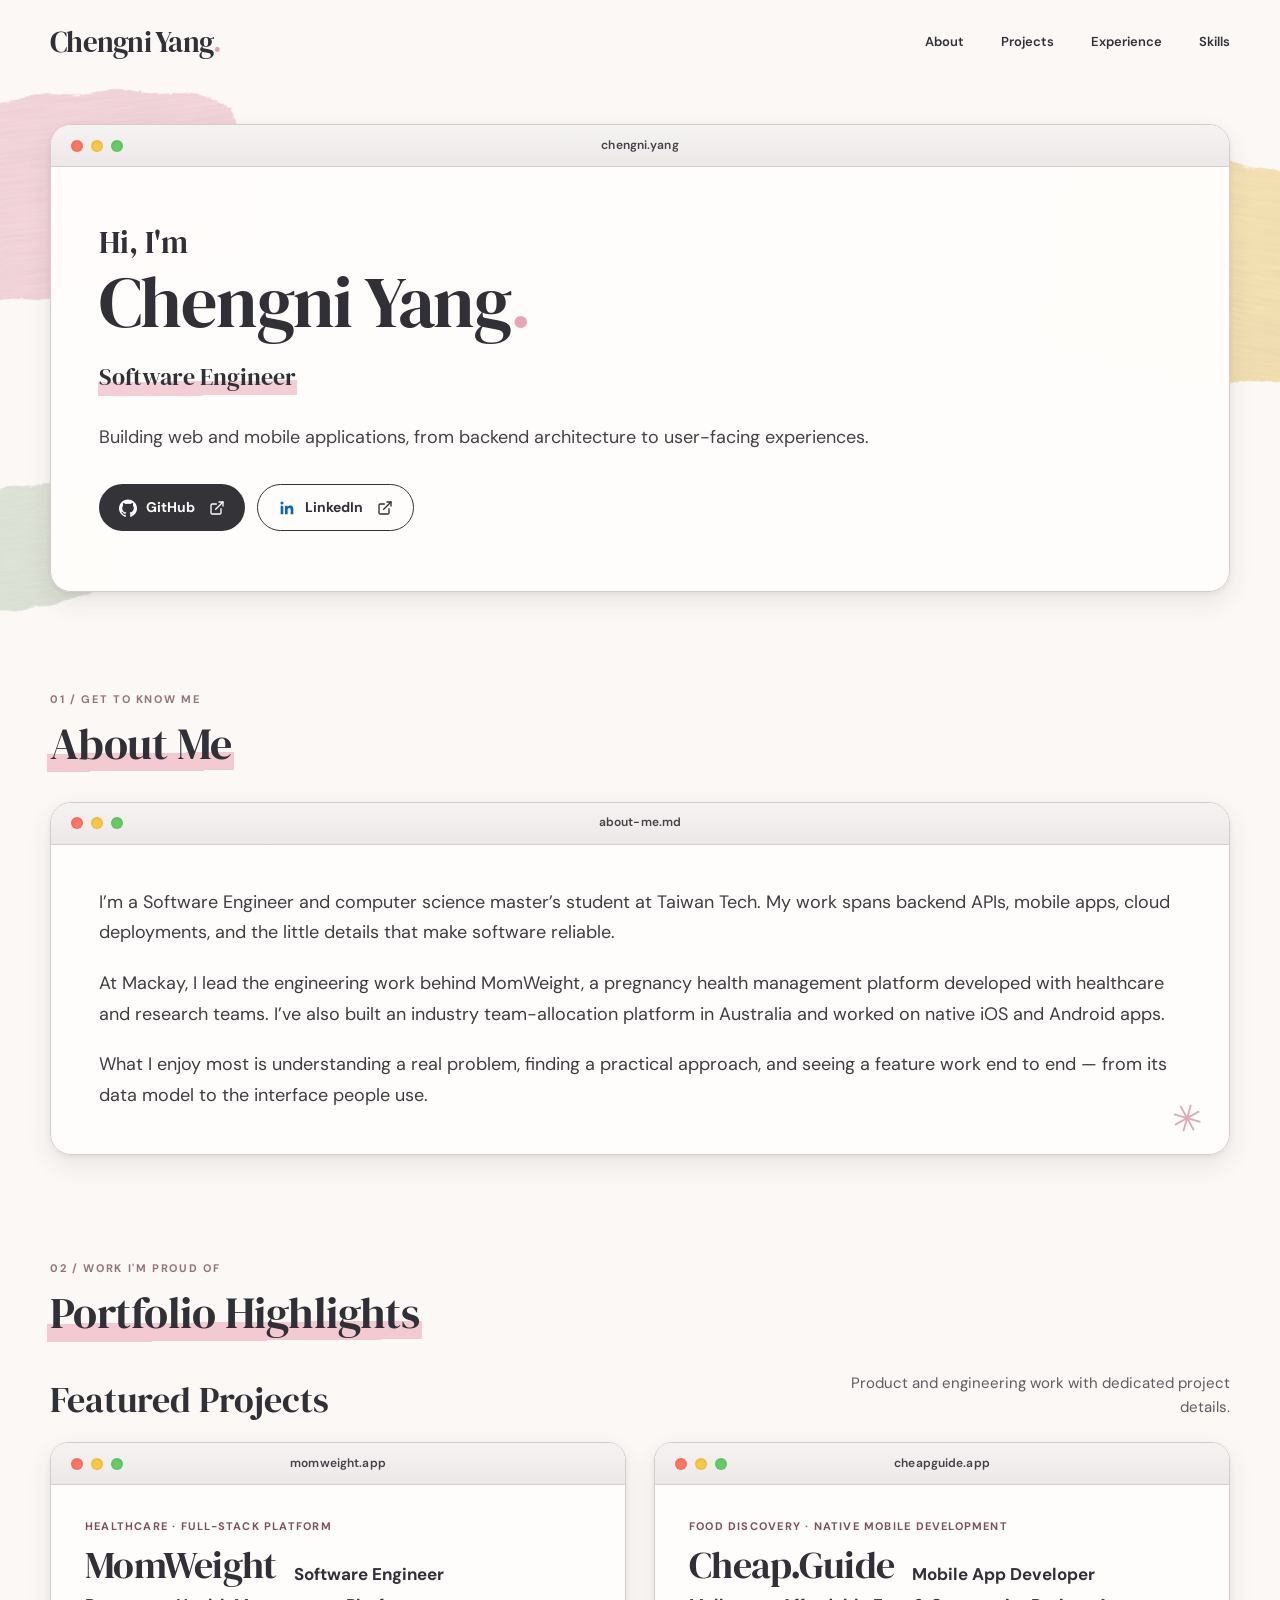
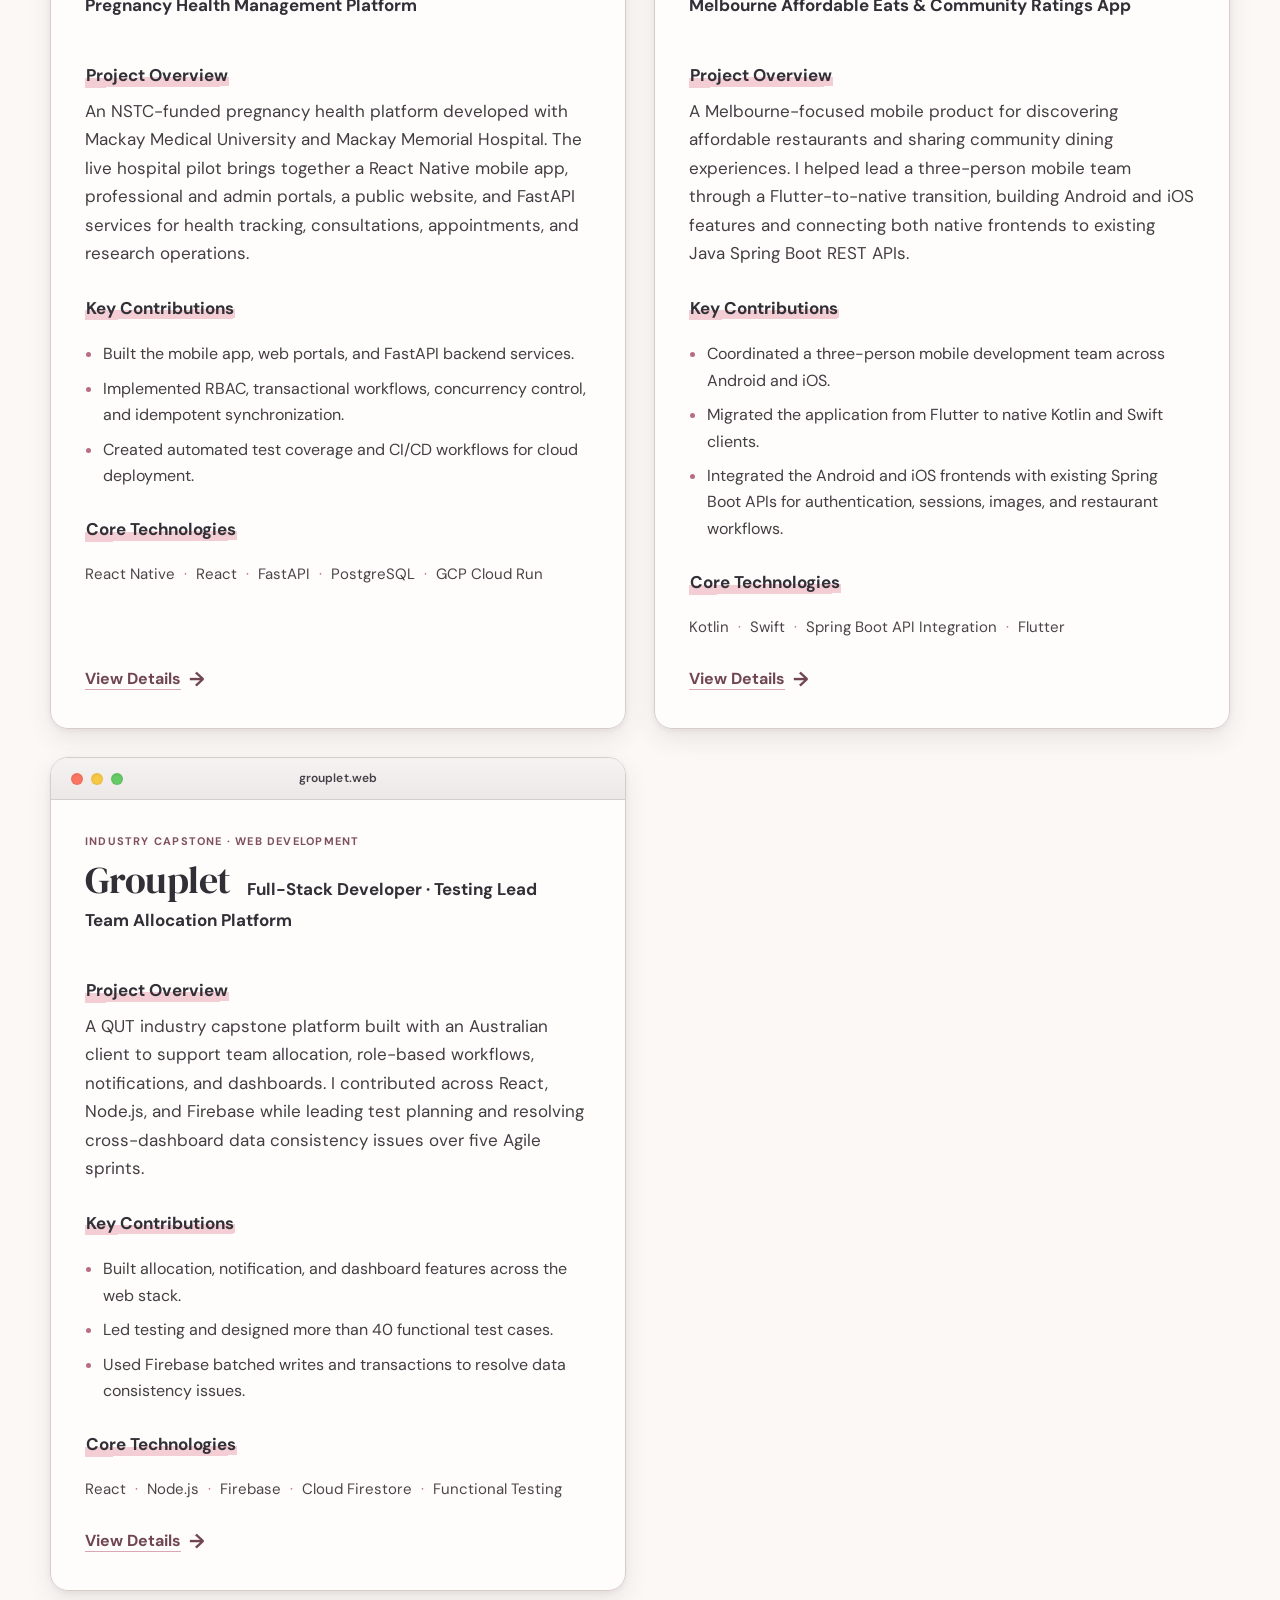
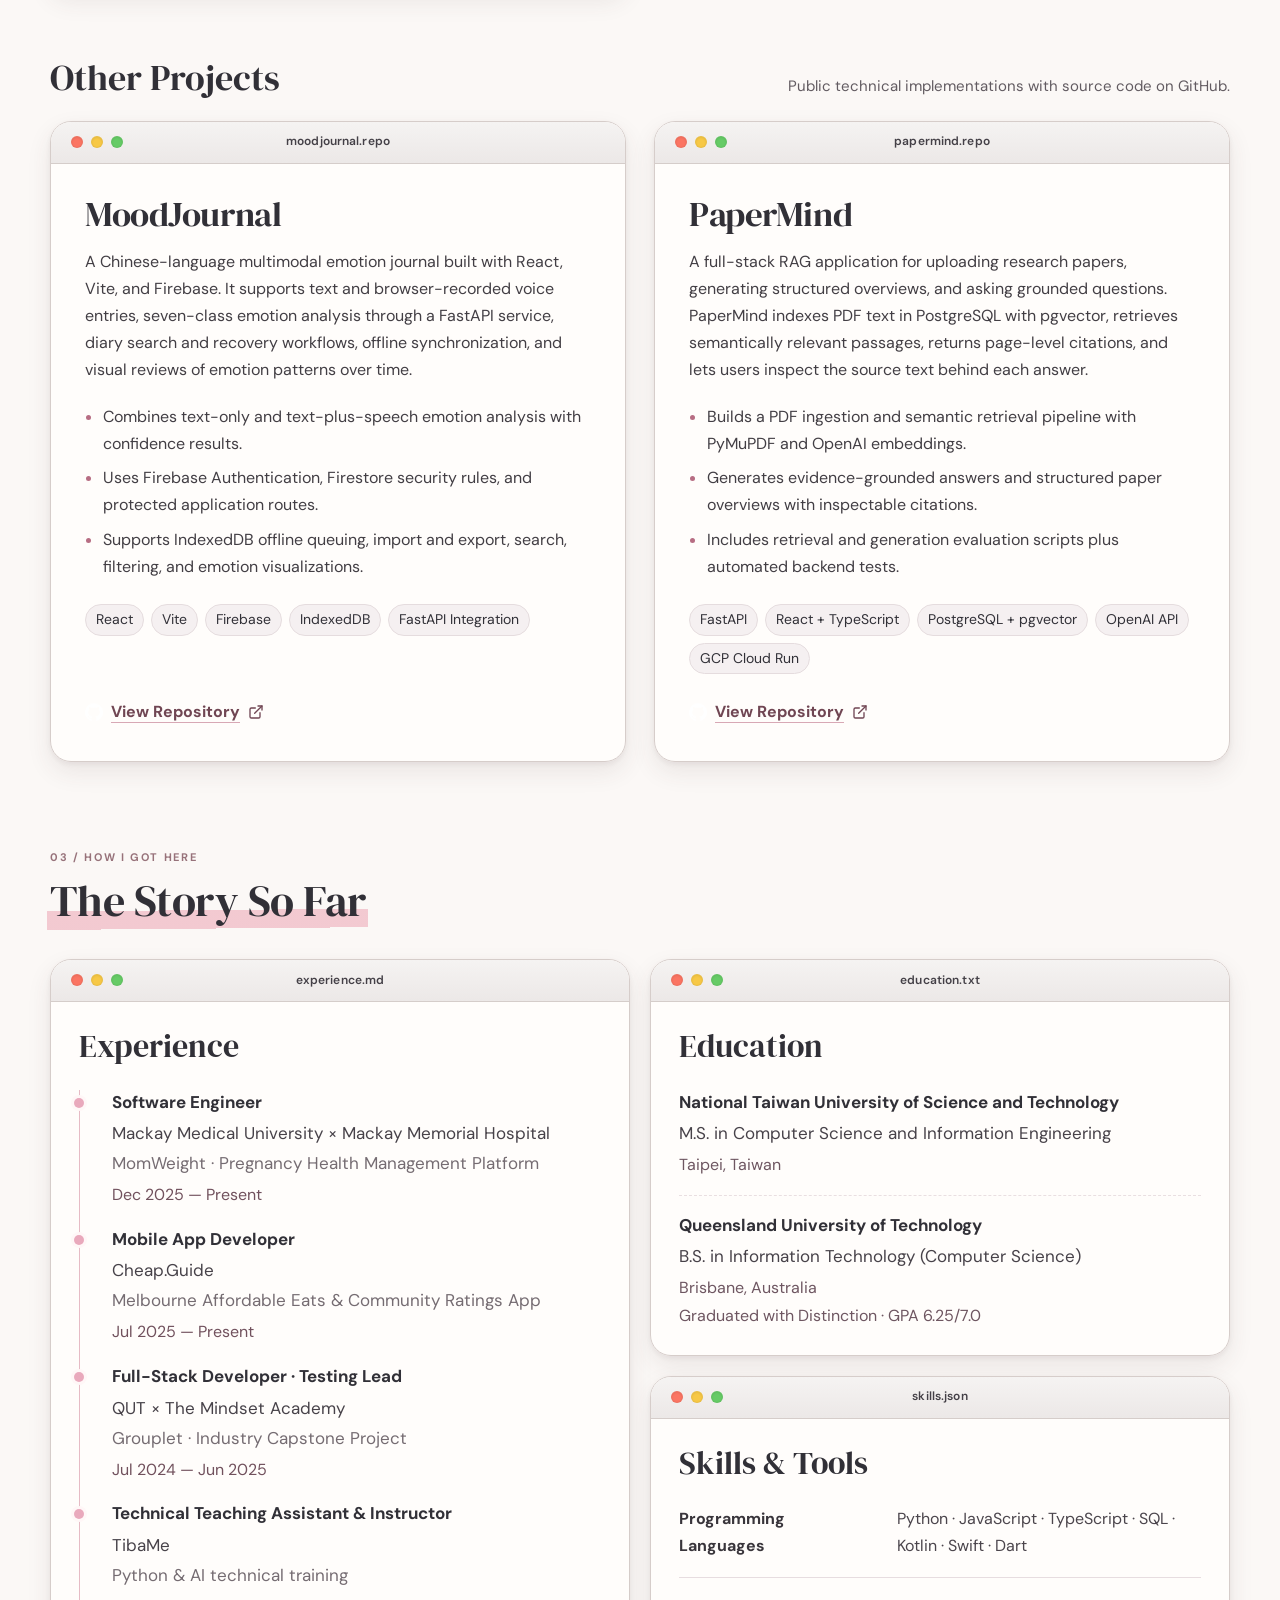
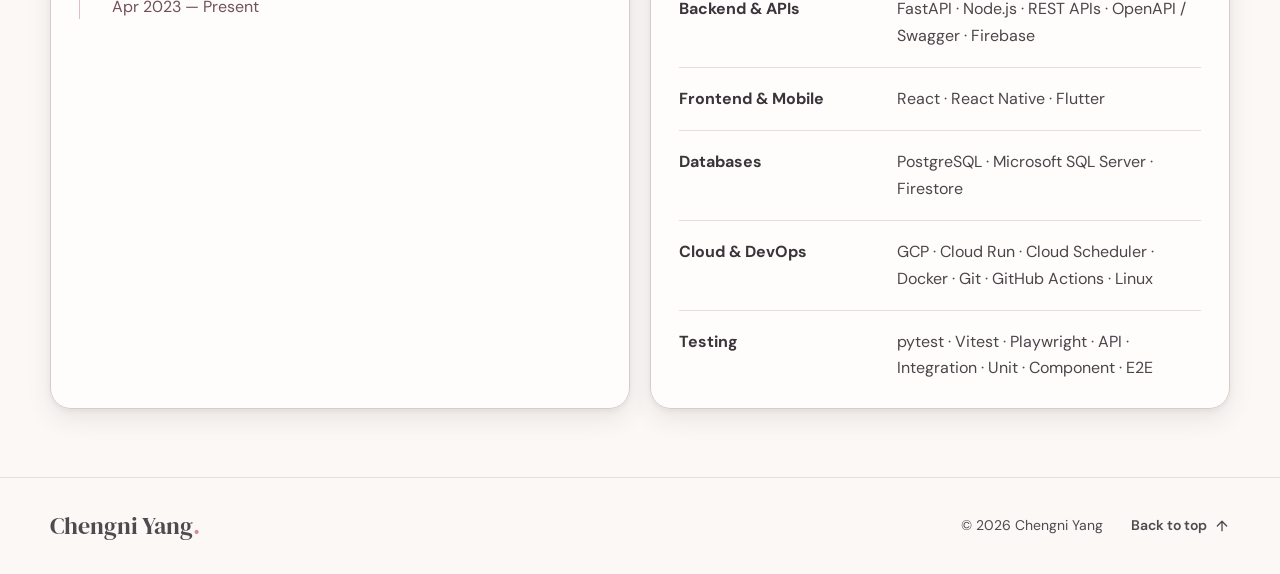
<file: index.html>
<!doctype html>
<html lang="en">
<head>
  <meta charset="utf-8">
  <meta name="viewport" content="width=device-width, initial-scale=1">
  <meta name="theme-color" content="#fbf8f6">
  <meta name="description" content="Chengni Yang — software engineer building reliable web and mobile products. Explore engineering experience, projects, and technical skills.">
  <meta property="og:title" content="Chengni Yang | Software Engineer">
  <meta property="og:description" content="Engineering experience, featured projects, and a little about me.">
  <title>Chengni Yang | Software Engineer</title>
  <link rel="icon" href="./assets/favicon.svg" type="image/svg+xml">
  <link rel="stylesheet" href="./css/style.css?v=20261112-51">
  <script defer src="./data/content.js?v=20261111-12"></script>
  <script defer src="./js/navigation.js?v=20261109-01"></script>
  <script defer src="./js/app.js?v=20261112-18"></script>
  <script defer src="./js/reveal.js?v=20261111-03"></script>
</head>
<body>
  <a class="skip-link" href="#main">Skip to content</a>
  <header class="site-header wrap">
    <a href="#top" class="brand" aria-label="Chengni Yang homepage">Chengni Yang<span>.</span></a>
    <button class="menu-toggle" type="button" aria-controls="site-nav" aria-expanded="false" aria-label="Open navigation"><span></span><span></span><span></span></button>
    <nav id="site-nav" class="site-nav" aria-label="Main navigation">
      <a href="#about">About</a><a href="#projects">Projects</a><a href="#experience">Experience</a><a href="#skills">Skills</a>
    </nav>
  </header>
  <main id="main">
    <div class="hero-backdrop" aria-hidden="true"><div class="paper-splash paper-pink splash-one"></div><div class="paper-splash paper-yellow splash-two"></div><div class="paper-splash paper-sage splash-three"></div></div>
    <section class="hero wrap" id="top" aria-label="Introduction">
      <div class="hero-layout">
        <div class="mac-window hero-window">
          <div class="window-bar"><span class="traffic" aria-hidden="true"><i></i><i></i><i></i></span><span class="window-name">chengni.yang</span></div>
          <div class="hero-content">
            <div class="hero-text"><p class="hello">Hi, I'm</p><h1>Chengni Yang<span class="title-mark">.</span></h1><p class="marker-title marker-highlight marker-highlight--label">Software Engineer</p><p class="hero-blurb">Building web and mobile applications, from backend architecture to user-facing experiences.</p><div class="hero-links"><a class="button button-dark" href="https://github.com/ninni13" target="_blank" rel="noopener noreferrer"><img class="button-icon" src="./assets/github-mark.svg" width="18" height="18" alt="">GitHub <svg class="external-link-icon" viewBox="0 0 24 24" fill="none" stroke="currentColor" stroke-width="2" stroke-linecap="round" stroke-linejoin="round" aria-hidden="true" focusable="false"><path d="M15 3h6v6"></path><path d="M10 14 21 3"></path><path d="M18 13v6a2 2 0 0 1-2 2H5a2 2 0 0 1-2-2V8a2 2 0 0 1 2-2h6"></path></svg></a><a class="button button-outline" href="https://www.linkedin.com/in/cheng-ni-yang" target="_blank" rel="noopener noreferrer"><img class="button-icon" src="./assets/linkedin-in.svg" width="18" height="18" alt="">LinkedIn <svg class="external-link-icon" viewBox="0 0 24 24" fill="none" stroke="currentColor" stroke-width="2" stroke-linecap="round" stroke-linejoin="round" aria-hidden="true" focusable="false"><path d="M15 3h6v6"></path><path d="M10 14 21 3"></path><path d="M18 13v6a2 2 0 0 1-2 2H5a2 2 0 0 1-2-2V8a2 2 0 0 1 2-2h6"></path></svg></a></div></div>
          </div>
        </div>
      </div>
    </section>
    <section class="section wrap about-section" id="about">
      <div class="primary-section-heading"><span class="section-index">01 / GET TO KNOW ME</span><h2 id="about-heading"><span class="marker-highlight marker-highlight--heading">About Me</span></h2></div>
      <div class="mac-window about-window"><div class="window-bar"><span class="traffic" aria-hidden="true"><i></i><i></i><i></i></span><span class="window-name">about-me.md</span></div><div class="about-window-body"><div class="about-writing" id="about-copy"></div><div class="mini-scribble" aria-hidden="true">✳</div></div></div>
    </section>
    <section class="section wrap project-section" id="projects">
      <div class="primary-section-heading"><span class="section-index">02 / WORK I'M PROUD OF</span><h2 id="projects-heading"><span class="marker-highlight marker-highlight--heading">Portfolio Highlights</span></h2></div>
      <section class="project-group" aria-labelledby="featured-projects-title">
        <div class="project-group-heading">
          <h3 id="featured-projects-title">Featured Projects</h3>
          <p>Product and engineering work with dedicated project details.</p>
        </div>
        <div id="featured-projects-list" class="projects-list featured-projects-list"></div>
      </section>
      <section class="project-group other-projects-group" aria-labelledby="other-projects-title">
        <div class="project-group-heading">
          <h3 id="other-projects-title">Other Projects</h3>
          <p>Public technical implementations with source code on GitHub.</p>
        </div>
        <div id="other-projects-list" class="other-projects-list"></div>
      </section>
    </section>
    <section class="section journey-section" id="experience" aria-labelledby="journey-heading">
      <div class="primary-section-heading wrap"><span class="section-index">03 / HOW I GOT HERE</span><h2 id="journey-heading"><span class="marker-highlight marker-highlight--heading">The Story So Far</span></h2></div>
      <div class="lower-wrap wrap">
        <section class="section experience-section"><div class="mac-window"><div class="window-bar"><span class="traffic" aria-hidden="true"><i></i><i></i><i></i></span><span class="window-name">experience.md</span></div><div class="compact-body"><h3>Experience</h3><div id="experience-list" class="timeline"></div></div></div></section>
        <div class="lower-right">
          <section class="section education-section" id="education"><div class="mac-window"><div class="window-bar"><span class="traffic" aria-hidden="true"><i></i><i></i><i></i></span><span class="window-name">education.txt</span></div><div class="compact-body"><h3>Education</h3><div id="education-list" class="education-list"></div></div></div></section>
          <section class="section skills-section" id="skills"><div class="mac-window"><div class="window-bar"><span class="traffic" aria-hidden="true"><i></i><i></i><i></i></span><span class="window-name">skills.json</span></div><div class="compact-body"><h3>Skills &amp; Tools</h3><div id="skills-list" class="skills-grid"></div></div></div></section>
        </div>
      </div>
    </section>
  </main>
  <footer class="site-footer"><div class="footer wrap"><a class="footer-brand" href="#top">Chengni Yang<span>.</span></a><div class="footer-meta"><span class="footer-copy">© <span id="year">2026</span> Chengni Yang</span><a class="footer-top" href="#top">Back to top<svg class="footer-top-icon" viewBox="0 0 24 24" fill="none" stroke="currentColor" stroke-width="2" stroke-linecap="round" stroke-linejoin="round" aria-hidden="true" focusable="false"><path d="M12 19V5"></path><path d="m5 12 7-7 7 7"></path></svg></a></div></div></footer>
</body>
</html>
</file>
<file: css/style.css>
@import url('https://fonts.googleapis.com/css2?family=DM+Sans:wght@400;500;600;700&family=DM+Serif+Display:ital@0;1&display=swap');
:root{--bg:#fbf8f6;--ink:#313037;--muted:#686169;--pink:#f0bfc8;--pale-pink:#f9e2e5;--soft-pink:#fff2f2;--sage:#dbe3d4;--yellow:#f9df9c;--line:#ded6d2;--shadow:0 10px 24px rgba(72,51,57,.095),0 2px 6px rgba(72,51,57,.065);--serif:'DM Serif Display',Georgia,serif;--sans:'DM Sans',Arial,sans-serif}
*{box-sizing:border-box}html{scroll-behavior:smooth;scroll-padding-top:86px}body{margin:0;background:var(--bg);color:var(--ink);font-family:var(--sans);font-size:15px;line-height:1.65;-webkit-font-smoothing:antialiased}a{color:inherit;text-decoration:none}button{font:inherit}img{max-width:100%;display:block}a:focus-visible,button:focus-visible{outline:3px solid #bb5e83;outline-offset:4px}.wrap{width:min(1180px,calc(100% - 84px));margin-inline:auto}.skip-link{position:absolute;left:12px;top:-100px;background:var(--ink);color:white;padding:8px 14px;z-index:100}.skip-link:focus{top:8px}.site-header{min-height:84px;display:flex;align-items:center;justify-content:space-between;gap:25px;position:relative;z-index:20}.brand{font:29px/1 var(--serif);white-space:nowrap;letter-spacing:-.025em}.brand span{color:#e7a2b0}.site-nav{display:flex;align-items:center;gap:37px;font-weight:600;font-size:13px}.site-nav a{position:relative;padding:10px 0}.site-nav a:hover::after,.site-nav a:focus-visible::after{content:"";position:absolute;bottom:5px;left:0;width:100%;height:7px;background:#edbdc8;z-index:-1;border-radius:10px}.menu-toggle{display:none;background:none;border:0;cursor:pointer}.hero-backdrop{position:absolute;left:0;right:0;top:72px;height:590px;overflow:hidden;pointer-events:none}.paper-splash{position:absolute;filter:blur(.25px);opacity:.85;clip-path:polygon(2% 24%,12% 11%,24% 14%,32% 3%,48% 7%,61% 0,74% 9%,89% 4%,96% 21%,100% 42%,92% 59%,98% 83%,79% 95%,60% 91%,45% 100%,25% 92%,6% 97%,0 77%,9% 58%);background-image:radial-gradient(#fff9 1px,transparent 2px),radial-gradient(#4d364011 1px,transparent 2px);background-size:9px 9px,5px 6px}.paper-pink{background-color:#f4c8d2}.paper-yellow{background-color:#f5d98d}.paper-sage{background-color:#cedac6}.splash-one{width:480px;height:300px;top:0;left:-150px;transform:rotate(-12deg)}.splash-two{width:380px;height:340px;right:-120px;top:44px;transform:rotate(20deg)}.splash-three{width:230px;height:210px;top:380px;left:-100px;transform:rotate(30deg)}.hero{position:relative;padding:32px 0 42px}.hero-layout{display:grid;grid-template-columns:minmax(0,1.75fr) minmax(260px,.88fr);gap:24px;align-items:center}.mac-window{background:rgba(255,253,251,.98);border:1px solid #d6cdca;border-radius:21px;box-shadow:var(--shadow);overflow:hidden;min-width:0}.window-bar{height:42px;background:linear-gradient(#f5f3f2,#ece8e7);border-bottom:1px solid #d5cdca;position:relative;display:flex;align-items:center;justify-content:center}.traffic{position:absolute;left:20px;display:flex;gap:8px}.traffic i{width:12px;height:12px;border-radius:50%;background:#fb7563;box-shadow:inset 0 1px 2px #0001;border:1px solid #0000000e}.traffic i:nth-child(2){background:#f7c846}.traffic i:nth-child(3){background:#66cb66}.window-name{font-size:12px;font-weight:600;color:#444047;letter-spacing:.01em}.hero-content{padding:48px 34px 35px 48px;min-height:405px;display:grid;grid-template-columns:1.18fr .82fr;align-items:center;gap:8px}.hello{font:35px/1.1 var(--serif);margin:0}.hero h1{font:clamp(58px,5.9vw,86px)/.98 var(--serif);letter-spacing:-.035em;margin:2px 0 22px}.title-mark{color:#e7a6b6}.marker-title{font:clamp(18px,2vw,24px)/1.1 var(--serif);width:max-content;max-width:100%;position:relative;margin:0 0 26px;padding:3px 10px 6px}.marker-title::before,.highlight-heading::before{content:"";position:absolute;background:#f4c4cf;inset:4px -1px 1px -1px;z-index:-1;clip-path:polygon(1% 19%,27% 4%,60% 7%,92% 0,100% 20%,99% 82%,85% 96%,38% 95%,0 100%)}.hero-blurb{font-size:14px;line-height:1.9;max-width:360px;color:#55515a;margin:0 0 27px}.hero-links{display:flex;gap:12px;flex-wrap:wrap}.button{border-radius:100px;font-size:13px;font-weight:700;padding:11px 20px;display:inline-flex;align-items:center;gap:15px;transition:transform .2s,background .2s}.button:hover{transform:translateY(-2px)}.button-dark{background:#343338;color:#fff}.button-dark:hover{background:#5b4b55}.button-outline{border:1.3px solid #333238;background:#fffdfb}.button-outline:hover{background:#fff0f0}.hero-illustration{position:relative;display:flex;align-items:center;justify-content:center;min-height:290px}.hero-illustration .art-paper{position:absolute;z-index:0;inset:2% -6% 7% -4%;background:#f7dbe2;clip-path:polygon(13% 5%,53% 0,89% 11%,98% 39%,87% 75%,72% 98%,23% 92%,0 64%,5% 27%);opacity:.7}.hero-illustration img{z-index:1;position:relative;width:100%;max-width:360px;transform:rotate(-3deg)}.status-window{align-self:center;position:relative;transform:translateY(-4px)}.status-content{padding:21px 24px 25px}.status-item{display:flex;gap:14px;align-items:start}.status-item+.status-item{border-top:1px dashed #e5dad8;margin-top:17px;padding-top:17px}.status-symbol{font-size:20px;color:#cb8397;line-height:1.1}.status-item strong{display:block;font-size:13px;line-height:1.5}.status-item span:last-child{display:block;color:var(--muted);font-size:12px;margin-top:4px;line-height:1.55}.tape{position:absolute;width:82px;height:24px;transform:rotate(14deg);right:13px;top:-6px;background:#f3cc9f99;clip-path:polygon(0 10%,100% 0,99% 100%,0 93%)}.section{scroll-margin-top:30px}.section-topline{margin-bottom:12px}.section-index{font-size:11px;color:#97727a;font-weight:700;letter-spacing:.15em}.about-section{padding-top:26px;padding-bottom:45px}.about-window-body{display:grid;grid-template-columns:.85fr 1.4fr;gap:35px;padding:36px 44px 37px;position:relative}.highlight-heading{position:relative;isolation:isolate;white-space:normal}.highlight-heading::before{z-index:-1;background:#f5c5cf;inset:auto -6px 0;height:45%;}.about-intro .highlight-heading{font:clamp(34px,4vw,50px)/1.1 var(--serif)}.about-lead{font:26px/1.35 var(--serif);max-width:290px;margin:27px 0 0}.about-writing{max-width:690px}.about-writing p{margin:0 0 12px;font-size:14px;line-height:1.85;color:#514b50}.mini-scribble{position:absolute;right:26px;bottom:4px;font-size:38px;color:#ddaab6;transform:rotate(16deg)}.project-section{padding-top:35px;padding-bottom:38px}.section-heading{display:flex;justify-content:space-between;align-items:end;gap:35px;margin-bottom:28px}.section-heading h2{font:clamp(33px,4vw,52px)/1.2 var(--serif);margin:8px 0 0}.section-heading>p{max-width:340px;font-size:13px;color:#655e64;line-height:1.75;margin:0 0 4px}.projects-list{display:flex;flex-direction:column;gap:20px}.project-card{border-radius:18px}.project-layout{display:grid;grid-template-columns:240px minmax(210px,.78fr) minmax(0,1.15fr);min-height:248px;gap:0}.project-art{position:relative;overflow:hidden;display:flex;justify-content:center;align-items:center;padding:20px;min-height:245px;background:#f8e6e5}.art-momweight{background:#e3e9db}.art-grouplet{background:#f2e2e7}.art-cheap-guide{background:#faead9}.art-inner{width:100%;height:100%;position:relative;display:flex;align-items:center;justify-content:center}.art-overline{position:absolute;top:0;left:2px;font-size:10px;letter-spacing:.11em;color:#635c63;font-weight:700}.concept-label{position:absolute;left:12px;bottom:9px;font-size:8px;letter-spacing:.12em;color:#665c63a8}.motif{position:relative;width:180px;height:160px}.phones .phone{position:absolute;border:6px solid #34343a;border-radius:18px;width:80px;height:145px;top:5px;background:linear-gradient(#fafafa 0 17%,#cde6d4 17% 43%,#fbfbf8 43%);box-shadow:7px 8px 0 #00000012}.phones .phone::before{content:"";position:absolute;top:4px;left:23px;width:22px;height:5px;background:#34343a;border-radius:10px}.phones .phone::after{content:"";position:absolute;left:10px;top:69px;width:45px;height:34px;border-radius:8px;background:repeating-linear-gradient(90deg,#a3cbb5 0 8px,#f6f7f2 8px 14px)}.left-phone{left:8px;transform:rotate(-10deg)}.right-phone{left:92px;transform:rotate(9deg)}.dashboard{height:125px;width:190px;border:7px solid #36343d;border-radius:9px;background:#fff9f8;box-shadow:5px 6px 0 #0001;margin-top:20px}.dashboard-top{height:25px;background:#debdcb;border-bottom:1px solid #a9979d}.dashboard-cells{padding:10px;display:grid;grid-template-columns:repeat(3,1fr);gap:8px}.dashboard-cell{height:25px;background:#e9efe5;border:1px solid #dde5dc;border-radius:4px}.dashboard-cell:nth-child(even){background:#f7e5e2}.location-art{display:flex;align-items:center;justify-content:center;gap:8px;transform:rotate(-8deg)}.location-pin{position:absolute;top:-14px;left:90px;font-size:36px;color:#d26c79;line-height:1}.food-card{width:86px;height:128px;border:5px solid #403d41;border-radius:16px;background:linear-gradient(#fff 0 27%,#f6cd9d 27% 61%,#faf9f6 61%);box-shadow:4px 5px 0 #0001}.food-card::after{content:"";display:block;border-radius:50%;width:42px;height:42px;margin:36px auto 0;background:radial-gradient(circle,#dc8e6c 0 28%,#f6dba0 29% 54%,#f2f0e5 55%)}.food-card.second{height:115px;transform:rotate(14deg);background:linear-gradient(#fff 0 27%,#e9d3c1 27% 61%,#faf9f6 61%)}.project-summary{padding:24px 24px 20px;display:flex;flex-direction:column;justify-content:center}.project-category{font-size:9px;letter-spacing:.11em;color:#976a7b;font-weight:700}.project-summary h3{font:30px/1.1 var(--serif);margin:9px 0 6px}.project-subtitle{font-weight:700;font-size:12px;margin:0 0 13px}.project-role{align-self:flex-start;background:#f5d3d7;border-radius:5px;font-size:11px;padding:2px 9px;font-weight:700}.project-description{font-size:12px;line-height:1.75;color:#575159;margin:14px 0 0}.project-details{padding:22px 27px;border-left:1px solid var(--line);display:flex;flex-direction:column;justify-content:center}.project-details h4{font-size:12px;margin:0 0 7px;font-weight:700;line-height:1.3}.project-details h4:first-child{background:#f7d1d7;align-self:flex-start;padding:2px 9px;border-radius:4px}.contribution-list{margin:0 0 12px;padding-left:17px;color:#48454b;font-size:11.5px;line-height:1.52}.contribution-list li+li{margin-top:5px}.stack-heading{margin-top:2px!important}.stack-tags,.skill-tags{display:flex;gap:6px;flex-wrap:wrap}.tech-tag{font-size:10px;background:#f1edef;border:1px solid #e8e1e2;padding:3px 8px;border-radius:30px}.project-disclaimer{font-size:11px;line-height:1.7;color:#8a7c82;margin:15px 2px 0}.lower-wrap{display:grid;grid-template-columns:.94fr 1.06fr;gap:20px;align-items:stretch;padding-bottom:68px}.lower-right{display:flex;flex-direction:column;gap:20px;min-width:0}.lower-wrap>.section,.lower-right>.section{min-width:0}.lower-wrap .mac-window{height:100%}.compact-body{padding:26px 28px}.compact-body h2{font:32px/1.15 var(--serif);margin:0 0 25px}.timeline{padding-left:15px;border-left:1.5px solid #e6bbc5}.timeline-item{position:relative;padding:0 0 19px 17px}.timeline-item::before{content:"";position:absolute;left:-21px;top:8px;width:10px;height:10px;background:#e9a9bc;border-radius:50%;box-shadow:0 0 0 3px #fff7f7}.timeline-item:last-child{padding-bottom:0}.timeline-item h3,.education-item h3{font-size:13px;line-height:1.45;margin:0 0 4px}.timeline-item p,.education-item p{margin:0;color:#555058;line-height:1.6;font-size:12px}.timeline-item .timeline-note{color:#81777d;margin-top:2px}.timeline-item .timeline-period{color:#a17d89;font-size:11px;margin-top:5px}.education-item+.education-item{border-top:1px dashed #e9dfe1;margin-top:17px;padding-top:17px}.education-detail{font-size:11px;color:#917684;display:block;margin-top:5px}.skills-grid{display:grid;grid-template-columns:repeat(2,minmax(0,1fr));gap:12px}.skill-group{background:#fcf3f3;border:1px solid #f0e2e4;border-radius:13px;padding:13px 12px 15px}.skill-group h3{font-size:12px;margin:0 0 10px;line-height:1.4}.skill-tag{font-size:10.5px;line-height:1.35;background:#fff;border:1px solid #ede4e5;border-radius:50px;padding:5px 9px}.contact-section{background:#f8edef;border-top:1px solid #eddbdf;border-bottom:1px solid #eddbdf;position:relative;overflow:hidden}.contact-section::before{content:"";position:absolute;width:360px;height:360px;border-radius:50%;background:#f2d7df;filter:blur(55px);right:-140px;bottom:-180px;opacity:.55}.contact-layout{position:relative;padding:62px 0 68px;display:grid;grid-template-columns:1fr 1fr;align-items:center;gap:80px}.contact-layout h2{font:clamp(44px,5vw,69px)/1.02 var(--serif);margin:17px 0 18px}.contact-layout h2 em{color:#be8295}.contact-layout p{max-width:400px;color:#675b62;line-height:1.85;font-size:14px}.contact-inner{padding:10px 22px}.contact-item{display:grid;grid-template-columns:74px minmax(0,1fr) 16px;gap:10px;align-items:center;padding:15px 0;font-size:12px;overflow-wrap:anywhere}.contact-item+.contact-item{border-top:1px solid #e7dfe1}.contact-label{font-weight:600;color:#99808a}.contact-item strong{font-weight:600}.contact-arrow{font-size:17px}.contact-item:hover{color:#b2607e}.footer{padding-block:26px 32px;display:flex;justify-content:space-between;gap:18px;font-size:11px;color:#74676e}.footer a:hover{color:#b2607e}
@media (max-width:1100px){.project-layout{grid-template-columns:210px minmax(175px,.85fr) 1fr}.project-summary{padding:22px 18px}.project-details{padding:19px}.wrap{width:min(1180px,calc(100% - 54px))}.hero-content{padding:34px 26px 26px 34px}.hero h1{font-size:68px}}
@media (max-width:850px){.hero-layout{grid-template-columns:1fr}.status-window{width:min(100%,550px);justify-self:end;transform:none}.project-layout{grid-template-columns:220px 1fr}.project-details{grid-column:1/-1;border-left:0;border-top:1px solid var(--line);padding:22px 28px}.project-art{min-height:220px}.lower-wrap{grid-template-columns:1fr}.lower-right{display:grid;grid-template-columns:1fr 1fr}.contact-layout{gap:28px}}
@media (max-width:640px){html{scroll-padding-top:65px}.wrap{width:calc(100% - 32px)}.site-header{min-height:66px}.brand{font-size:25px}.menu-toggle{display:flex;flex-direction:column;gap:5px;z-index:3;padding:9px;border:0}.menu-toggle span{height:2px;background:#363036;width:22px}.site-nav{display:none;position:absolute;top:59px;right:0;left:0;background:#fffaf9;border:1px solid #e1d6d7;border-radius:14px;box-shadow:var(--shadow);padding:15px;flex-direction:column;align-items:stretch;gap:0}.site-nav.open{display:flex}.site-nav a{padding:9px 16px}.hero{padding-top:18px}.hero-content{grid-template-columns:1fr;padding:25px 26px 20px}.hello{font-size:29px}.hero h1{font-size:clamp(56px,15vw,77px)}.hero-blurb{font-size:13px}.hero-illustration{min-height:170px;max-height:210px;overflow:hidden}.hero-illustration img{width:270px}.hero-illustration .art-paper{inset:4% 15%}.status-window{width:100%}.about-section{padding-top:10px}.about-window-body{grid-template-columns:1fr;padding:24px 25px;gap:20px}.about-lead{font-size:24px;margin-top:16px;max-width:100%}.about-writing p{font-size:13px}.mini-scribble{display:none}.section-heading{display:block}.section-heading>p{margin:12px 0 0}.project-layout{grid-template-columns:1fr}.project-art{min-height:190px}.project-summary{padding:23px 24px}.project-details{grid-column:auto;padding:20px 24px}.project-section{padding-top:18px}.lower-right{display:flex}.compact-body{padding:24px}.skills-grid{grid-template-columns:1fr 1fr}.contact-layout{grid-template-columns:1fr;padding:48px 0;gap:23px}.footer{flex-wrap:wrap;gap:12px}.footer span:nth-child(2){display:none}}
@media (max-width:390px){.skills-grid{grid-template-columns:1fr}.hero-links{gap:8px}.button{padding:10px 15px}.window-name{font-size:11px}.contact-item{grid-template-columns:62px 1fr 16px}.compact-body h2{font-size:29px}}
@media(prefers-reduced-motion:reduce){html{scroll-behavior:auto}*,*::before,*::after{transition:none!important;animation:none!important}}

/* Readability and two-column project layout */
:root{--muted:#59535a}
.hero-blurb{font-size:15px;color:#4c4850}
.status-item strong{font-size:14px}
.status-item span:last-child{font-size:13px}
.about-section{padding-top:34px;padding-bottom:58px}
.about-window-body{gap:48px;padding:42px 48px 44px}
.about-intro .highlight-heading{font-size:clamp(38px,4vw,44px)}
.about-lead{line-height:1.4;margin-top:30px}
.about-writing p{margin-bottom:20px;font-size:18px;line-height:1.72;color:#464147}
.about-writing p:last-child{margin-bottom:0}
.project-section{padding-top:42px;padding-bottom:48px}
.section-heading{margin-bottom:32px}
.section-heading h2{font-size:clamp(38px,4vw,44px)}
.section-heading>p{max-width:390px;font-size:15px;line-height:1.7;color:#514c52}
.projects-list{gap:28px}
.project-layout{grid-template-columns:minmax(300px,38%) minmax(0,62%);min-height:0}
.project-art{padding:28px;min-height:100%}
.project-content{min-width:0;padding:32px 36px 36px}
.art-inner{min-height:300px}
.art-overline{font-size:11px;color:#504a50}
.concept-label{left:16px;bottom:13px;font-size:9px;color:#554d53;font-weight:600}
.project-summary{padding:0;justify-content:flex-start}
.project-category{font-size:11px;color:#7e5062}
.project-summary h3{font-size:clamp(30px,3vw,34px);line-height:1.12;margin:10px 0 7px}
.project-subtitle{font-size:15px;line-height:1.5;margin-bottom:14px}
.project-role{font-size:13px;line-height:1.45;padding:4px 10px}
.project-description{font-size:17px;line-height:1.72;color:#48434a;margin-top:20px}
.project-details{padding:24px 0 0;margin-top:24px;border-left:0;border-top:1px solid var(--line);justify-content:flex-start}
.project-details h4{font-size:15px;line-height:1.4;margin-bottom:12px}
.project-details h4:first-child{padding:4px 10px}
.contribution-list{margin:0 0 22px;padding-left:22px;color:#3f3b41;font-size:16px;line-height:1.7}
.contribution-list li::marker{color:#b76d83}
.contribution-list li+li{margin-top:10px}
.project-details .stack-heading{margin-top:0}
.stack-tags{gap:8px}
.tech-tag{font-size:14px;line-height:1.35;padding:6px 11px;border-color:#ddd3d6;white-space:normal}
.project-disclaimer{font-size:13px;color:#625a60;margin-top:18px}
.timeline-item h3,.education-item h3{font-size:15px}
.timeline-item p,.education-item p{font-size:14px;line-height:1.65}
.timeline-item .timeline-note{color:#756c72}
.timeline-item .timeline-period{color:#805e69;font-size:13px}
.education-detail{color:#765d69;font-size:13px}
.skill-group h3{font-size:13px}
.skill-tag{font-size:12px}
.contact-layout p{color:#594e55}
.contact-item{font-size:14px}
.contact-label{color:#765e67}
.footer{color:#62585e;font-size:12px}

@media (max-width:1100px){
  .project-layout{grid-template-columns:minmax(280px,37%) minmax(0,63%)}
  .project-content{padding:30px}
  .about-window-body{gap:36px;padding-inline:38px}
}
@media (max-width:850px){
  .project-layout{grid-template-columns:minmax(240px,38%) minmax(0,62%)}
  .project-content{padding:28px}
  .project-art{padding:24px}
  .art-inner{min-height:330px}
}
@media (max-width:640px){
  .about-section{padding-top:18px;padding-bottom:48px}
  .about-window-body{padding:28px;gap:24px}
  .about-lead{margin-top:18px}
  .about-writing p{font-size:17px;line-height:1.72;margin-bottom:18px}
  .section-heading>p{margin-top:14px;font-size:15px}
  .project-section{padding-top:24px}
  .project-layout{grid-template-columns:1fr}
  .project-art{min-height:250px;padding:24px}
  .art-inner{min-height:202px}
  .project-content{padding:30px 28px 32px}
  .project-description{font-size:16px}
  .project-details{padding-top:22px;margin-top:22px}
}

/* Soft torn-paper backdrop: keep decorative texture behind the hero content. */
.hero-backdrop{z-index:0;height:570px}
.paper-splash{
  clip-path:none;
  background-image:url("../assets/paper-fibers.svg");
  background-position:center;
  background-size:cover;
  background-blend-mode:soft-light;
  filter:drop-shadow(0 2px 3px rgba(88,68,72,.05));
  opacity:.66;
  -webkit-mask-image:url("../assets/torn-paper-mask.svg");
  mask-image:url("../assets/torn-paper-mask.svg");
  -webkit-mask-position:center;
  mask-position:center;
  -webkit-mask-repeat:no-repeat;
  mask-repeat:no-repeat;
  -webkit-mask-size:100% 100%;
  mask-size:100% 100%;
}
.splash-one{width:390px;height:245px;top:8px;left:-125px;transform:rotate(-7deg)}
.splash-two{width:315px;height:270px;right:-88px;top:72px;transform:rotate(9deg);opacity:.61}
.splash-three{width:185px;height:150px;top:405px;left:-64px;transform:rotate(-8deg);opacity:.58}

@media (max-width:640px){
  .hero-backdrop{top:58px;height:540px}
  .splash-one{width:255px;height:170px;top:20px;left:-96px;transform:rotate(-6deg)}
  .splash-two{width:205px;height:175px;right:-82px;top:128px;transform:rotate(8deg)}
  .splash-three{width:145px;height:112px;top:426px;left:-60px;transform:rotate(-7deg)}
}

/* 2026-11 refinement: balanced hero, readable content, simple skills and footer. */
.hero-layout{grid-template-columns:minmax(0,3fr) minmax(330px,2fr);align-items:stretch;gap:28px}
.status-window{align-self:stretch;transform:none;width:100%;height:100%}
.status-content{height:calc(100% - 42px);min-height:405px;padding:34px 34px 38px;display:flex;flex-direction:column;justify-content:center}
.status-content h2{font:32px/1.15 var(--serif);margin:0 0 28px}
.status-item{gap:16px}
.status-item>div{min-width:0}
.status-item strong,.status-item span:last-child{overflow-wrap:anywhere}
.status-item+.status-item{margin-top:24px;padding-top:24px}
.status-item strong{font-size:17px;line-height:1.5}
.status-item span:last-child{font-size:15px;line-height:1.65;margin-top:7px;color:#514c52}
.button{gap:9px}
.button-icon{display:block;flex:0 0 auto;width:18px;height:18px}
.button>span:last-child{margin-left:5px}
.about-writing p{font-size:18px;line-height:1.7;color:#403c42}
.overview-heading{font-size:16px;line-height:1.4;margin:24px 0 0}
.project-description{font-size:18px;line-height:1.7;color:#403c42;margin-top:8px}
.contribution-list{font-size:17px;line-height:1.7;color:#39363b}
.tech-tag{font-size:15px;line-height:1.4}
.project-summary h3{font-size:clamp(34px,3.2vw,38px)}
.project-subtitle{font-size:16px}
.project-role{font-size:14px}
.timeline-item h3{font-size:17px;line-height:1.5}
.timeline-item p{font-size:17px;line-height:1.65;color:#474249}
.timeline-item .timeline-period{font-size:16px;line-height:1.6;color:#71515d}
.education-item h3{font-size:17px;line-height:1.5}
.education-item p{font-size:17px;line-height:1.65;color:#474249}
.education-detail{font-size:16px;line-height:1.6;color:#6e5661}
.skills-grid{display:block}
.skill-row{display:grid;grid-template-columns:minmax(190px,.7fr) minmax(0,1.5fr);gap:28px;padding:18px 0;border-top:1px solid #e7dde0}
.skill-row:first-child{border-top:0;padding-top:0}
.skill-row:last-child{padding-bottom:0}
.skill-category,.skill-technologies{font-size:16px;line-height:1.65;margin:0}
.skill-category{font-weight:700;color:#39353b}
.skill-technologies{color:#4b454c}
.site-footer{background:var(--bg);border-top:1px solid rgba(214,205,202,.58)}
.footer{min-height:116px;padding-block:28px;display:grid;grid-template-columns:auto minmax(0,1fr) auto auto;align-items:center;gap:28px;font-size:14px;color:#514950}
.footer-brand{font:24px/1 var(--serif);white-space:nowrap}
.footer-brand span{color:#d9899f}
.footer-top:hover{color:#aa5675}
.footer-copy{white-space:nowrap}
.footer-top{white-space:nowrap}

/* The versioned assets and explicit reset prevent legacy polygon/dot styles from resurfacing. */
.paper-splash{
  clip-path:none;
  background-image:url("../assets/paper-fibers.svg?v=20261107-3");
  background-repeat:no-repeat;
  background-size:cover;
  background-blend-mode:multiply;
  -webkit-mask-image:url("../assets/torn-paper-mask.svg?v=20261107-3");
  mask-image:url("../assets/torn-paper-mask.svg?v=20261107-3");
  -webkit-mask-mode:alpha;
  mask-mode:alpha;
}

@media (max-width:850px){
  .hero-layout{grid-template-columns:1fr;align-items:start;gap:24px}
  .status-window{width:min(100%,620px);height:auto;align-self:start;justify-self:end}
  .status-content{height:auto;min-height:300px}
  .lower-right{display:flex;flex-direction:column}
}
@media (max-width:640px){
  .status-window{width:100%}
  .status-content{min-height:0;padding:30px 28px 34px}
  .status-content h2{font-size:30px;margin-bottom:24px}
  .about-writing p{font-size:18px}
  .project-description{font-size:18px}
  .contribution-list{font-size:17px}
  .tech-tag{font-size:15px}
  .project-summary h3{font-size:34px}
  .skill-row{grid-template-columns:1fr;gap:6px;padding:16px 0}
  .footer{display:flex;min-height:0;align-items:flex-start;padding-block:30px;gap:20px}
  .footer-copy{order:4}
  .footer-top{order:5}
}

/* Text-only portfolio cards with an optional verified project website. */
.project-layout{display:block;min-height:0}
.project-content{width:100%;max-width:1080px;margin-inline:auto;padding:38px clamp(30px,4.5vw,56px) 44px}
.project-description{max-width:920px}
.contribution-list{max-width:980px}
@media (max-width:640px){
  .project-content{padding:30px 28px 34px}
  .project-link{font-size:15px}
}

/* Simplified single-window hero. */
.hero{padding:40px 0 60px}
.hero-layout{display:block}
.hero-window{width:100%;margin-inline:auto}
.hero-content{display:block;min-height:0;padding:58px 48px 60px}
.hero-text{max-width:none;margin:0}
.hello{font-size:31px;line-height:1.15;font-weight:400}
.hero h1{font-size:clamp(64px,6vw,72px);font-weight:400;line-height:1.02;letter-spacing:-.022em;white-space:nowrap;margin:4px 0 22px}
.marker-title{font-size:24px;line-height:1.15;margin-bottom:26px}
.hero-blurb{width:100%;max-width:none;font-size:18px;line-height:1.65;color:#454148;margin-bottom:32px}
.hero-links{gap:12px}
.hero .button{font-size:14px}

@media (max-width:1100px){
  .hero-content{padding-inline:38px}
}
@media (max-width:640px){
  .hero{padding:18px 0 42px}
  .hero-content{padding:34px 28px 38px}
  .hero-text{max-width:none}
  .hello{font-size:28px}
  .hero h1{font-size:clamp(50px,15vw,62px);line-height:1.02;letter-spacing:-.025em;white-space:normal;margin-bottom:20px}
  .marker-title{font-size:22px;margin-bottom:24px}
  .hero-blurb{font-size:18px;line-height:1.65;margin-bottom:28px}
}

/* Shared soft highlighter: inline-safe and reusable at heading and label scales. */
.marker-highlight{
  --marker-color:rgba(240,191,200,.82);
  --marker-start:63%;
  --marker-end:94%;
  display:inline;
  position:relative;
  z-index:0;
  padding-inline:.06em;
  margin-inline:-.06em;
  background-color:transparent;
  background-image:linear-gradient(179.5deg,transparent 0 var(--marker-start),var(--marker-color) var(--marker-start) var(--marker-end),transparent var(--marker-end) 100%);
  background-repeat:no-repeat;
  background-position:left top;
  background-size:100% 100%;
  -webkit-box-decoration-break:clone;
  box-decoration-break:clone;
}
.marker-highlight--heading{--marker-start:65%;--marker-end:94%}
.marker-highlight--label{--marker-start:57%;--marker-end:94%;--marker-color:rgba(240,191,200,.76)}
.marker-title.marker-highlight{display:table;margin-bottom:26px}
.marker-title::before,.highlight-heading::before{display:none}
.about-intro .marker-highlight--heading{font:clamp(38px,4vw,44px)/1.1 var(--serif)}
.project-role{background-color:transparent;border-radius:0;padding:0 .06em}
.project-details h4.contribution-heading{
  background-color:transparent;
  background-image:linear-gradient(179.5deg,transparent 0 var(--marker-start),var(--marker-color) var(--marker-start) var(--marker-end),transparent var(--marker-end) 100%);
  background-repeat:no-repeat;
  background-size:100% 100%;
  border-radius:0;
  padding:0 .06em;
}

/* Keep the primary navigation visible without changing its existing layout. */
html{scroll-padding-top:96px}
body{padding-top:84px}
.section{scroll-margin-top:100px}
.site-header{
  position:fixed;
  top:0;
  left:50%;
  z-index:100;
  transform:translateX(-50%);
}
.site-header::before{
  content:"";
  position:absolute;
  inset:0 calc(50% - 50vw) -30px;
  z-index:-1;
  background-color:transparent;
  background-image:none;
  border-bottom:1px solid transparent;
  box-shadow:none;
  -webkit-backdrop-filter:blur(0);
  backdrop-filter:blur(0);
  -webkit-mask-image:linear-gradient(to bottom,#000 0,#000 62%,rgba(0,0,0,.78) 76%,transparent 100%);
  mask-image:linear-gradient(to bottom,#000 0,#000 62%,rgba(0,0,0,.78) 76%,transparent 100%);
  transition:background-color 200ms ease,border-color 200ms ease,box-shadow 200ms ease,-webkit-backdrop-filter 200ms ease,backdrop-filter 200ms ease;
}
.site-header.is-scrolled::before{
  background-color:rgba(251,248,246,.12);
  background-image:
    radial-gradient(circle at 16% -80%,rgba(255,255,255,.3),transparent 42%),
    linear-gradient(112deg,rgba(255,255,255,.12),rgba(240,191,200,.035) 48%,rgba(219,227,212,.055));
  border-bottom-color:transparent;
  box-shadow:inset 0 1px 0 rgba(255,255,255,.42);
  -webkit-backdrop-filter:blur(20px) saturate(165%) contrast(104%);
  backdrop-filter:blur(20px) saturate(165%) contrast(104%);
}
.site-header.menu-open::before{
  background-color:rgba(251,248,246,.52);
  background-image:
    radial-gradient(circle at 16% -80%,rgba(255,255,255,.32),transparent 42%),
    linear-gradient(112deg,rgba(255,255,255,.14),rgba(240,191,200,.04) 48%,rgba(219,227,212,.06));
  border-bottom-color:transparent;
  box-shadow:inset 0 1px 0 rgba(255,255,255,.46);
  -webkit-backdrop-filter:blur(20px) saturate(165%) contrast(104%);
  backdrop-filter:blur(20px) saturate(165%) contrast(104%);
}
.skip-link{position:fixed;z-index:110}

@media (max-width:640px){
  html{scroll-padding-top:78px}
  body{padding-top:66px}
  .section{scroll-margin-top:12px}
}

/* About content follows one clear reading column. */
.about-window-body{display:block}
.about-writing{width:100%;max-width:none;margin-top:30px}

@media (max-width:640px){
  .about-writing{margin-top:24px}
}

/* Keep an approved project website action visually tied to its project title. */
.project-title-row{display:flex;align-items:flex-start;justify-content:space-between;gap:24px}
.project-title-row h3{min-width:0}
.project-title-row .project-link{flex:0 0 auto;margin:10px 0 0}

@media (max-width:640px){
  .project-title-row{flex-direction:column;gap:10px}
  .project-title-row .project-link{margin:0 0 4px}
}

/* Highlighted project labels must remain as readable as their surrounding copy. */
.project-role,
.project-details h4.contribution-heading{
  font-size:17px;
  line-height:1.45;
  font-weight:700;
}

/* Unified Lucide external-link icon and understated project website link. */
.external-link-icon{
  display:block;
  width:16px;
  height:16px;
  flex:0 0 16px;
  stroke-width:2;
}
.button .external-link-icon{margin-left:5px}
.project-link{
  align-self:flex-start;
  display:inline-flex;
  align-items:center;
  gap:7px;
  padding:2px 0;
  border:0;
  border-radius:0;
  background:transparent;
  color:#704653;
  font-size:15px;
  font-weight:700;
  line-height:1.4;
  text-decoration:underline;
  text-decoration-color:#d9a8b5;
  text-decoration-thickness:1px;
  text-underline-offset:4px;
  transition:color .2s,text-decoration-color .2s;
}
.project-link:hover{
  border-color:transparent;
  background:transparent;
  color:#a14f6a;
  text-decoration-color:currentColor;
  transform:none;
}

/* Structured portfolio copy: titled contributions and compact stack groups. */
.project-description+.project-description{margin-top:12px}
.contribution-title{font-weight:700;color:#302d32}
.stack-groups{display:block}
.stack-group{
  display:grid;
  grid-template-columns:minmax(160px,.34fr) minmax(0,1fr);
  gap:22px;
  align-items:start;
  padding:13px 0;
  border-top:1px solid #ebe2e4;
}
.stack-group:first-child{border-top:0;padding-top:0}
.stack-group:last-child{padding-bottom:0}
.stack-group-label{
  margin:3px 0 0;
  color:#4a4248;
  font-size:15px;
  line-height:1.4;
}

@media (max-width:640px){
  .stack-group{grid-template-columns:1fr;gap:8px;padding:14px 0}
  .stack-group-label{margin:0}
}

/* Two-up desktop portfolio grid; keep long-form cards readable on narrower screens. */
.project-section .section-heading{display:block}
.projects-list{
  display:grid;
  grid-template-columns:repeat(2,minmax(0,1fr));
  align-items:start;
  gap:28px;
}

@media (max-width:900px){
  .projects-list{grid-template-columns:1fr}
}

/* Projects IA: concise Featured summaries plus public Other Project repositories. */
.project-group+.project-group{margin-top:66px}
.project-group-heading{display:flex;align-items:end;justify-content:space-between;gap:28px;margin:0 0 22px}
.project-group-heading h3{font:400 clamp(29px,3vw,36px)/1.15 var(--serif);margin:0}
.project-group-heading p{max-width:430px;margin:0;color:#625b61;font-size:15px;line-height:1.65;text-align:right}
.other-projects-group .project-group-heading p{max-width:none}
.hero-window,.about-window{transition:transform 180ms ease,box-shadow 180ms ease}
.featured-project-card,.other-project-card{height:auto;align-self:start;transition:transform 180ms ease,box-shadow 180ms ease}
.featured-card-body{padding:32px 34px 36px}
.featured-title-row{display:flex;align-items:flex-end;gap:16px;flex-wrap:wrap;margin:10px 0 7px}
.featured-title-row h3{font:400 clamp(34px,3.1vw,38px)/1.08 var(--serif);letter-spacing:-.015em;margin:0}
.featured-card-body .project-subtitle{font-size:17px;line-height:1.5;margin-bottom:20px}
.featured-title-row .project-role{align-self:auto;font-size:17px;line-height:1.45}
.featured-card-body .overview-heading,.featured-card-body .contribution-heading,.featured-card-body .stack-heading{font-size:17px;line-height:1.45;margin:24px 0 9px}
.featured-card-body .project-description{font-size:17px;line-height:1.68;margin:0;color:#423e44}
.featured-card-body .overview-heading{
  display:table;
  align-self:flex-start;
  width:max-content;
  max-width:100%;
  box-decoration-break:clone;
  -webkit-box-decoration-break:clone;
}
.featured-card-body .contribution-heading{
  display:table;
  align-self:flex-start;
  width:max-content;
  max-width:100%;
  margin-top:28px;
  box-decoration-break:clone;
  -webkit-box-decoration-break:clone;
}
.featured-card-body .stack-heading{
  display:table;
  align-self:flex-start;
  width:max-content;
  max-width:100%;
  margin-top:28px!important;
  box-decoration-break:clone;
  -webkit-box-decoration-break:clone;
}
.compact-contribution-list{font-size:16px;line-height:1.65;margin:12px 0 0;padding-left:1.15em;color:#423e44}
.compact-contribution-list li+li{margin-top:8px}
.featured-stack{gap:7px;margin-top:11px}
.featured-card-body .tech-tag,.other-project-body .tech-tag{font-size:14px;line-height:1.4;padding:5px 10px;background:#f5f0f1;border-color:#e5dcde}
.featured-stack{
  column-gap:0;
  row-gap:7px;
  align-items:baseline;
}
.featured-stack .tech-tag{
  padding:0;
  border:0;
  border-radius:0;
  background:transparent;
  color:#4b454b;
  font-size:15px;
  line-height:1.6;
  white-space:nowrap;
}
.featured-stack .tech-tag+.tech-tag::before{
  content:"·";
  margin:0 .6em;
  color:#b76d83;
}
.detail-link,.repository-link{display:inline-flex;align-items:center;gap:8px;margin-top:27px;color:#704653;font-size:16px;font-weight:700;text-decoration:none}
.detail-link>span:first-child,.repository-link{ text-decoration:underline;text-decoration-color:#d8a8b5;text-decoration-thickness:1px;text-underline-offset:5px}
.detail-link:hover,.repository-link:hover{color:#a14f6a}
.detail-link:hover>span:first-child,.repository-link:hover{text-decoration-color:currentColor}
.detail-link-arrow{font-size:20px;line-height:1;transition:transform 180ms ease}

@media (hover:hover) and (pointer:fine){
  .hero-window:hover,
  .hero-window:focus-within,
  .about-window:hover{
    transform:translateY(-3px);
    box-shadow:0 15px 34px rgba(72,51,57,.12),0 4px 10px rgba(72,51,57,.07);
  }
  .featured-project-card:hover,
  .featured-project-card:focus-within,
  .other-project-card:hover,
  .other-project-card:focus-within{
    transform:translateY(-4px);
    box-shadow:0 16px 36px rgba(72,51,57,.14),0 4px 10px rgba(72,51,57,.08);
  }
  .featured-project-card:hover .detail-link-arrow,
  .featured-project-card:focus-within .detail-link-arrow{transform:translateX(4px)}
}

@media(prefers-reduced-motion:reduce){
  .hero-window:hover,
  .hero-window:focus-within,
  .about-window:hover,
  .featured-project-card:hover,
  .featured-project-card:focus-within,
  .other-project-card:hover,
  .other-project-card:focus-within,
  .featured-project-card:hover .detail-link-arrow,
  .featured-project-card:focus-within .detail-link-arrow{transform:none}
}
.other-projects-list{display:grid;grid-template-columns:repeat(2,minmax(0,1fr));align-items:start;gap:28px}
.other-project-body{padding:31px 34px 35px}
.other-project-body>h3{font:400 clamp(30px,2.8vw,35px)/1.13 var(--serif);letter-spacing:-.012em;margin:0 0 15px}
.other-project-overview,.other-project-highlights{font-size:16px;line-height:1.68;color:#423e44}
.other-project-overview{margin:0}
.other-project-highlights{margin:20px 0 0;padding-left:1.15em}
.other-project-highlights li::marker{color:#b76d83}
.other-project-highlights li+li{margin-top:8px}
.other-project-stack{margin-top:23px;gap:7px}
.repository-link{margin-top:25px}
.github-link-icon{width:18px;height:18px;flex:0 0 18px}

@media (min-width:901px){
  .featured-projects-list{align-items:stretch}
  .featured-project-card{display:flex;flex-direction:column;align-self:stretch;height:100%}
  .featured-card-body{display:flex;flex:1;flex-direction:column}
  .featured-card-body .detail-link{margin-top:auto;padding-top:27px}
}

@media (max-width:900px){
  .project-group+.project-group{margin-top:56px}
  .featured-projects-list{grid-template-columns:1fr}
}
@media (max-width:700px){
  .project-group-heading{display:block}
  .project-group-heading p{margin-top:8px;text-align:left;font-size:15px}
  .other-projects-list{grid-template-columns:1fr}
}
@media (max-width:640px){
  .featured-card-body,.other-project-body{padding:28px 26px 31px}
  .featured-title-row h3{font-size:34px}
  .featured-card-body .project-description{font-size:17px}
  .featured-card-role{margin-bottom:22px}
  .project-group+.project-group{margin-top:50px}
}

/* Align paired desktop cards without imposing fixed pixel heights. */
.other-projects-list{align-items:stretch}
.other-project-card{display:flex;flex-direction:column;align-self:stretch;height:100%}
.other-project-body{display:flex;flex:1;flex-direction:column}
.other-project-body .repository-link{margin-top:auto;padding-top:25px}
.lower-wrap{grid-template-columns:repeat(2,minmax(0,1fr))}

@media (max-width:850px){
  .lower-wrap{grid-template-columns:1fr}
}

/* Shared hierarchy for the three primary homepage sections. */
.primary-section-heading{margin-bottom:32px}
.primary-section-heading h2{
  font:400 clamp(38px,4vw,44px)/1.15 var(--serif);
  letter-spacing:-.012em;
  margin:8px 0 0;
}
.about-writing{margin-top:0}
.compact-body>h3{font:400 32px/1.15 var(--serif);margin:0 0 25px}
.education-location,.education-detail{display:block}
.education-location{font-size:16px;line-height:1.6;color:#6e5661;margin-top:5px}
.education-location+.education-detail{margin-top:2px}
.journey-section{padding-top:34px}

@media (max-width:640px){
  .primary-section-heading{margin-bottom:24px}
  .primary-section-heading h2{font-size:clamp(36px,11vw,44px);overflow-wrap:anywhere}
  .journey-section{padding-top:24px}
  .marker-title.marker-highlight{margin-bottom:24px}
}

/* Compact neutral footer. */
.site-footer,.detail-footer{background:var(--bg);border-top:1px solid rgba(214,205,202,.58)}
.footer{
  min-height:96px;
  padding-block:26px;
  display:flex;
  align-items:center;
  justify-content:space-between;
  gap:28px;
  color:#514950;
  font-size:14px;
}
.footer-meta{display:flex;align-items:center;justify-content:flex-end;gap:28px;min-width:0}
.footer-copy,.footer-top{white-space:nowrap}
.footer-top{display:inline-flex;align-items:center;gap:7px;font-weight:600}
.footer-top-icon{display:block;width:16px;height:16px;flex:0 0 16px;transform-origin:center;transition:transform 180ms ease}
.footer-top:hover{color:#aa5675}
.footer-top:hover .footer-top-icon,
.footer-top:focus-visible .footer-top-icon{transform:translateY(-3px) rotate(4deg)}

@media(prefers-reduced-motion:reduce){
  .footer-top:hover .footer-top-icon,
  .footer-top:focus-visible .footer-top-icon{transform:none}
}

/* Progressive, one-time reveal; content stays visible when JavaScript is unavailable. */
.reveal-enabled .scroll-reveal{
  opacity:0;
  translate:0 12px;
  filter:blur(2px);
  transition:
    opacity 520ms cubic-bezier(.22,.61,.36,1) var(--reveal-delay,0ms),
    translate 520ms cubic-bezier(.22,.61,.36,1) var(--reveal-delay,0ms),
    filter 420ms ease var(--reveal-delay,0ms),
    transform 180ms ease,
    box-shadow 180ms ease;
}
.reveal-enabled .scroll-reveal .marker-highlight{background-size:0 100%}
.reveal-enabled .scroll-reveal.is-visible{
  opacity:1;
  translate:0 0;
  filter:blur(0);
}
.reveal-enabled .scroll-reveal.is-visible .marker-highlight{
  animation:marker-sweep 480ms cubic-bezier(.22,.61,.36,1) calc(var(--reveal-delay,0ms) + 160ms) both;
}

@keyframes marker-sweep{
  from{background-size:0 100%}
  to{background-size:100% 100%}
}

@media(prefers-reduced-motion:reduce){
  .reveal-enabled .scroll-reveal,
  .reveal-enabled .scroll-reveal.is-visible{
    opacity:1;
    translate:none;
    filter:none;
    transition:none;
  }
  .reveal-enabled .scroll-reveal .marker-highlight,
  .reveal-enabled .scroll-reveal.is-visible .marker-highlight{
    background-size:100% 100%;
    animation:none!important;
  }
}

@media (max-width:640px){
  .footer{min-height:0;padding-block:26px;align-items:flex-start;flex-wrap:wrap;gap:18px}
  .footer-meta{margin-left:auto;flex-direction:column;align-items:flex-end;gap:8px}
}

/* Decorative macOS traffic lights: visual feedback only, never controls. */
.traffic i{
  transform-origin:center;
  transition:transform 180ms cubic-bezier(.22,.61,.36,1),box-shadow 180ms ease,filter 180ms ease;
}

@media (hover:hover) and (pointer:fine){
  .traffic i:hover{
    transform:translateY(-1px) scale(1.1);
    filter:brightness(1.025) saturate(1.04);
    box-shadow:inset 0 1px 2px rgba(0,0,0,.06),0 3px 6px rgba(72,51,57,.18);
  }
}

@media(prefers-reduced-motion:reduce){
  .traffic i{transition:none}
  .traffic i:hover{transform:none}
}
</file>
